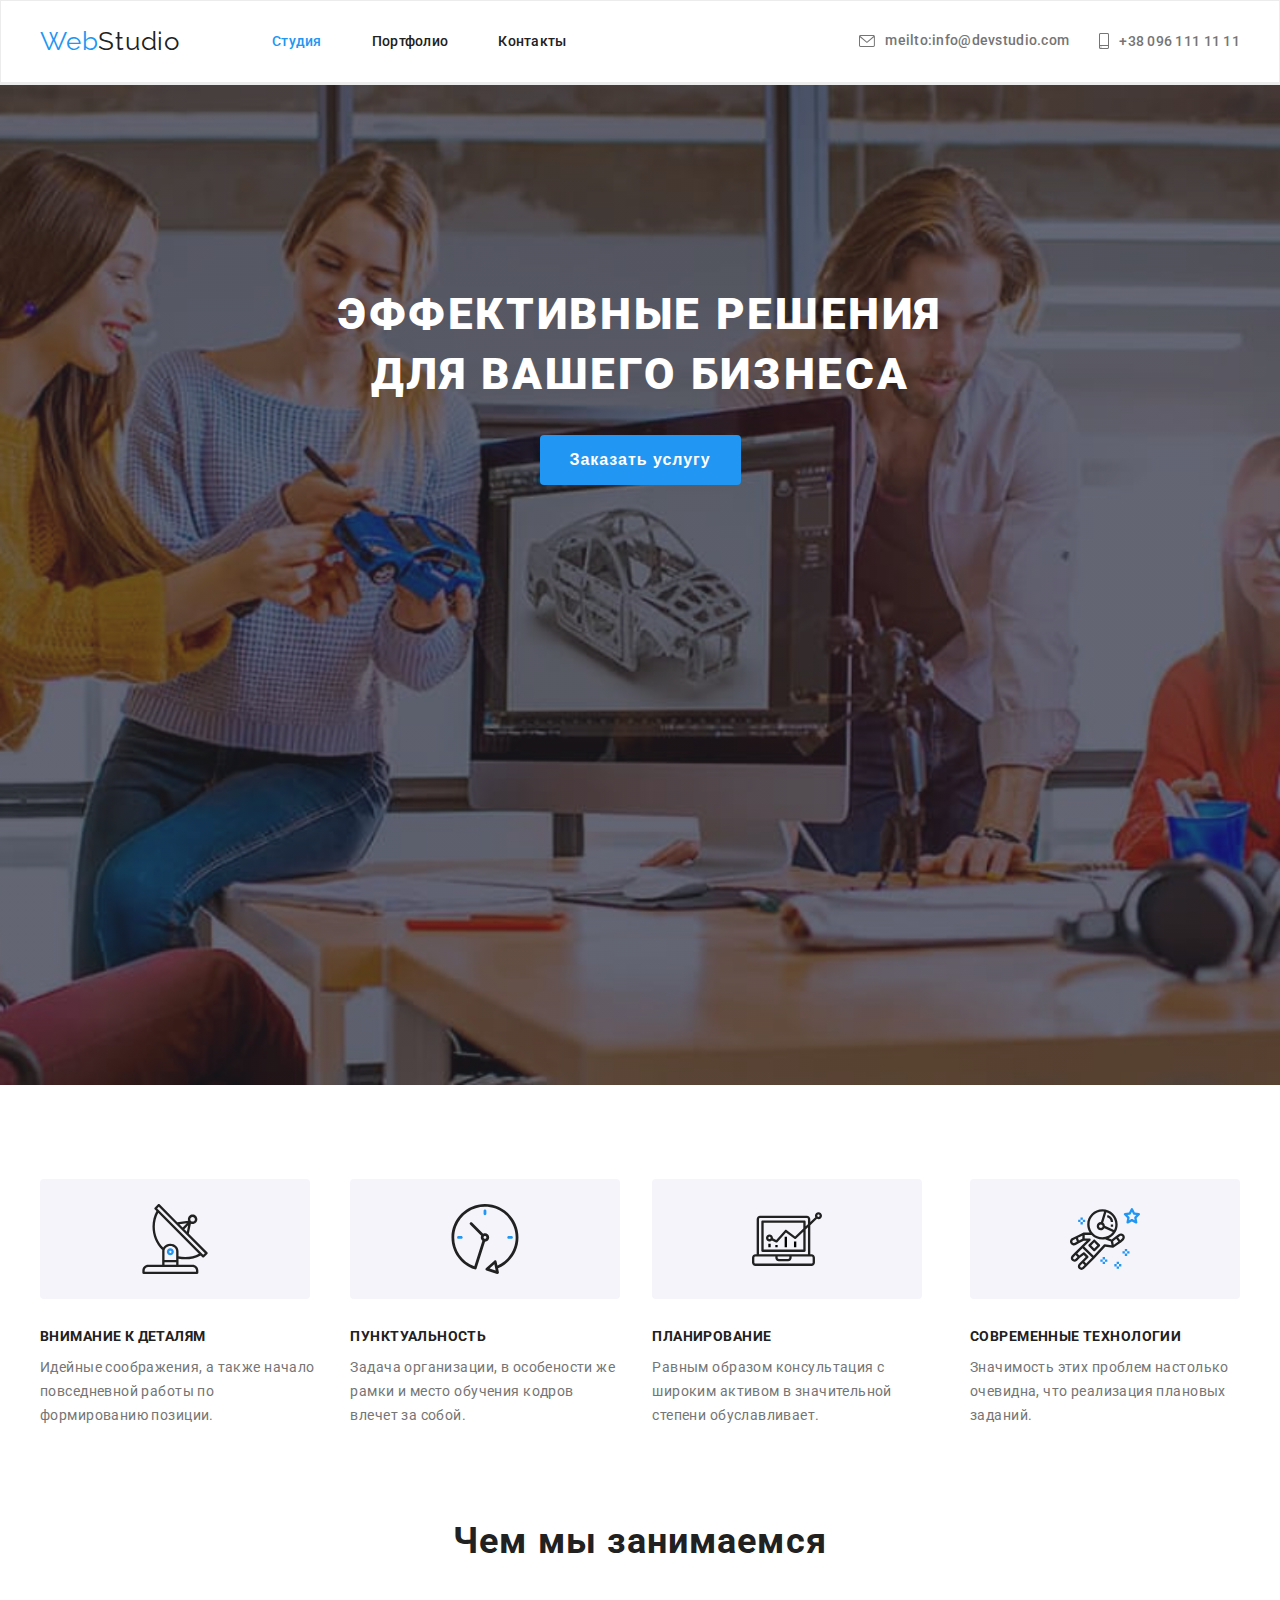
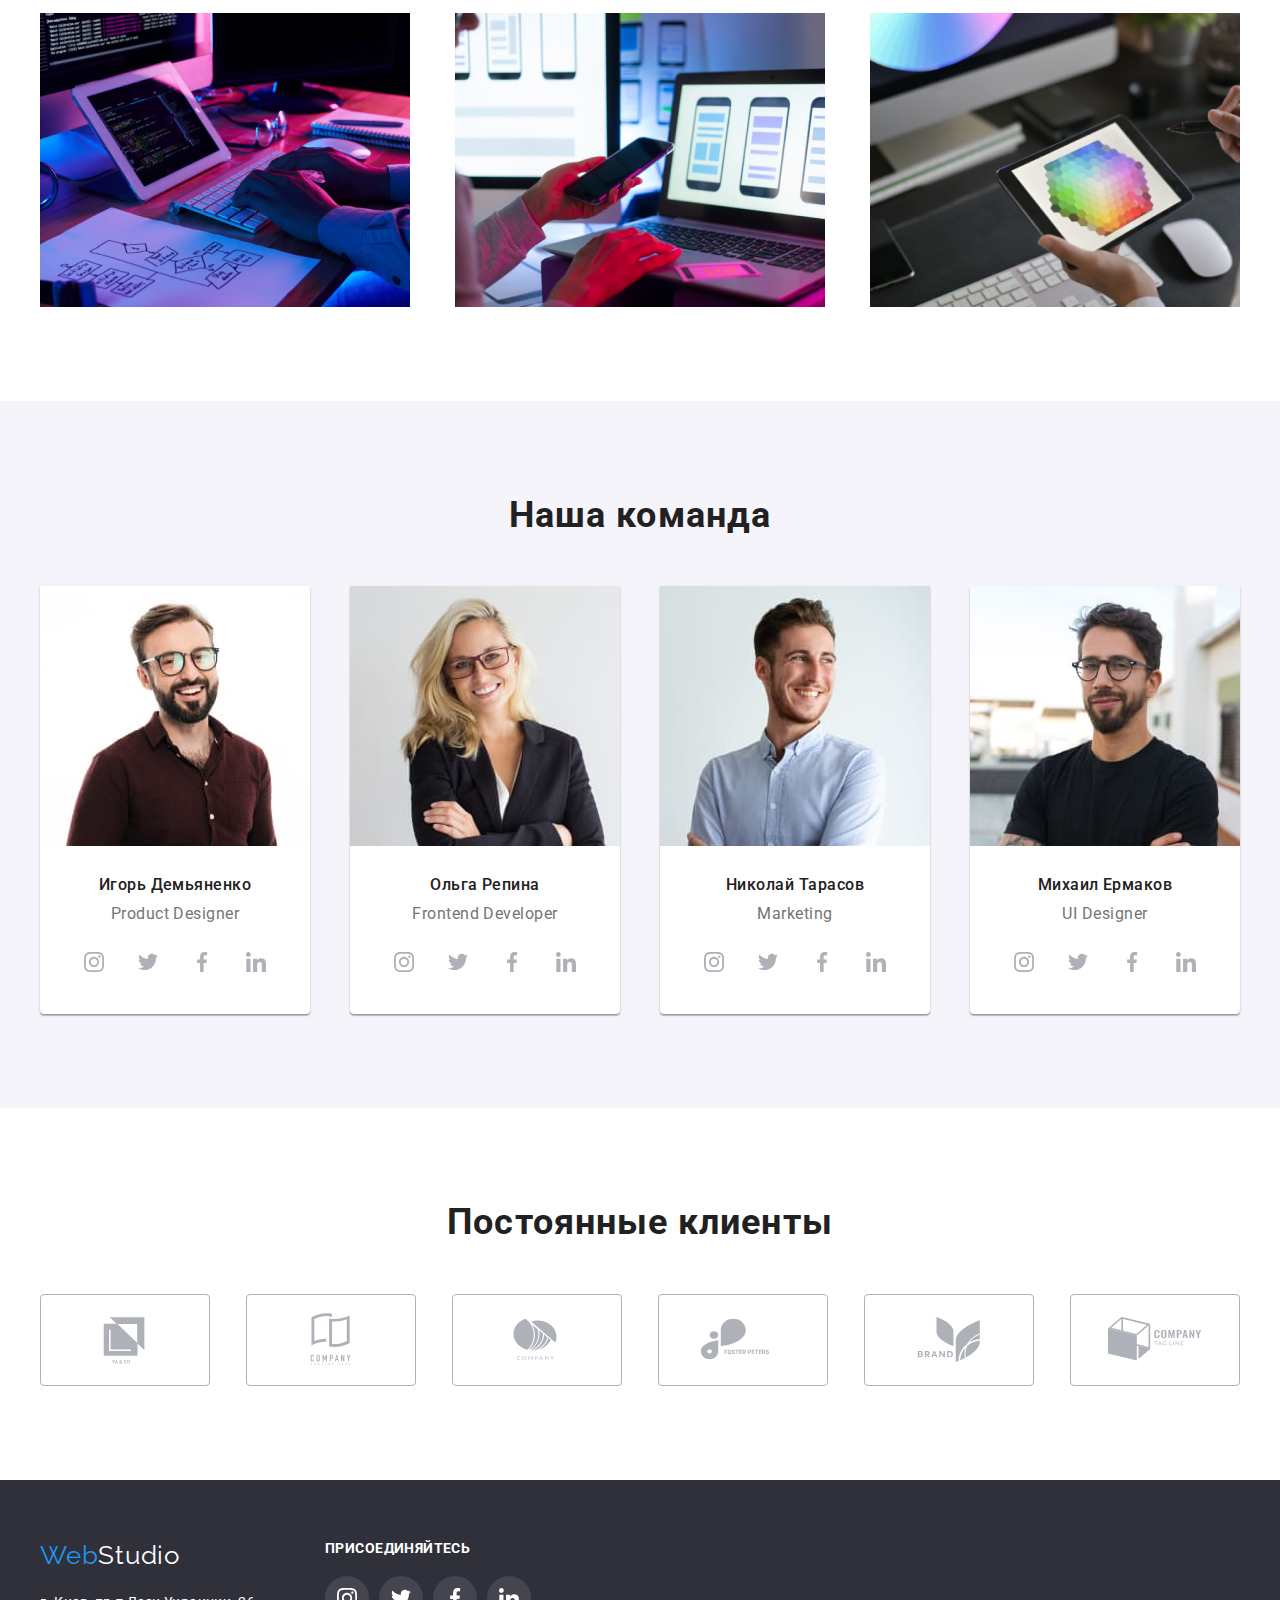
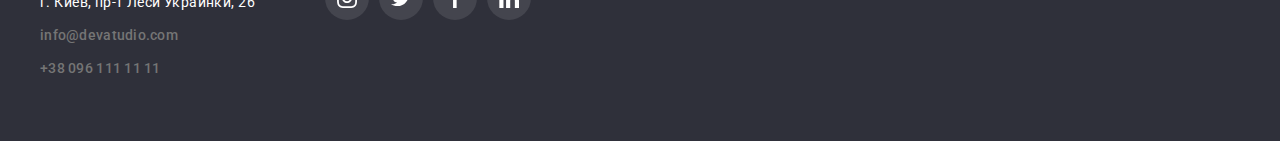
<file: index.html>
<!DOCTYPE html>
<html lang="ru">
  <head>
    <meta charset="UTF-8" />
    <meta http-equiv="X-UA-Compatible" content="IE=edge" />
    <meta name="viewport" content="width=device-width, initial-scale=1.0" />
    <title>Document</title>
    <link rel="preconnect" href="https://fonts.googleapis.com" />
    <link rel="preconnect" href="https://fonts.gstatic.com" crossorigin />
    <link
      href="https://fonts.googleapis.com/css2?family=Raleway:wght@700&family=Roboto:wght@400;500;700;900&display=swap"
      rel="stylesheet"
    />
    <link
      rel="stylesheet"
      href="https://cdnjs.cloudflare.com/ajax/libs/modern-normalize/1.1.0/modern-normalize.min.css"
      integrity="sha512-wpPYUAdjBVSE4KJnH1VR1HeZfpl1ub8YT/NKx4PuQ5NmX2tKuGu6U/JRp5y+Y8XG2tV+wKQpNHVUX03MfMFn9Q=="
      crossorigin="anonymous"
      referrerpolicy="no-referrer"
    />
    <link rel="stylesheet" href="./css/styles.css" />
  </head>
  <!--Шапка сайту-->
  <body>
    <header class="page-header">
      <div class="container header-container">
        <nav class="header-nav">
          <a class="logo header-logo" href="./index.html"
            ><span class="colortext">Web</span>Studio</a
          >
          <ul class="site-nav">
            <li class="header-link">
              <a class="link site-link" href="./index.html">Студия</a>
            </li>
            <li class="header-link">
              <a class="link" href="./portfolio.html">Портфолио</a>
            </li>
            <li class="header-link">
              <a class="link" href="">Контакты</a>
            </li>
          </ul>
        </nav>
        <ul class="header-contacts">
          <li>
            <a class="contacts contacts-link" href="meilto:info@devstudio.com">
              <svg class="contacts-icon" width="16" height="12">
                <use href="./images/sprite.svg#icon-envelope"></use>
              </svg>
              meilto:info@devstudio.com
            </a>
          </li>
          <li>
            <a class="contacts contacts-tel" href="tel:+380961111111">
              <svg class="contacts-icon" width="10" height="16">
                <use href="./images/sprite.svg#icon-smartphone"></use>
              </svg>
              +38 096 111 11 11
            </a>
          </li>
        </ul>
      </div>
    </header>
    <div class="border"></div>
    <!--Головне сторінки-->
    <main>
      <section class="hero hero-color">
        <div class="container">
          <h1 class="hero-title hero-right">
            Эффективные решения<br />для вашего бизнеса
          </h1>
          <button class="button-hero" type="button">Заказать услугу</button>
        </div>
      </section>

      <!--Розмітка-->
      <section class="section features">
        <div class="container">
          <ul class="section-text">
            <li class="list-text">
              <a class="card-link"
                ><svg width="70" height="70">
                  <use href="./images/sprite.svg#icon-antenna-1"></use>
                </svg>
              </a>
              <h3 class="section-subtitle">Внимание к деталям</h3>
              <p class="desc">
                Идейные соображения, а также начало повседневной работы по
                формированию позиции.
              </p>
            </li>
            <li class="list-text">
              <a class="card-link"
                ><svg width="70" height="70">
                  <use href="./images/sprite.svg#icon-clock-2"></use>
                </svg>
              </a>
              <h3 class="section-subtitle">Пунктуальность</h3>
              <p class="desc">
                Задача организации, в особености же рамки и место обучения
                кодров влечет за собой.
              </p>
            </li>
            <li class="list-text">
              <a class="card-link"
                ><svg width="70" height="70">
                  <use href="./images/sprite.svg#icon-diagram-3"></use>
                </svg>
              </a>
              <h3 class="section-subtitle">Планирование</h3>
              <p class="desc">
                Равным образом консультация с широким активом в значительной
                степени обуславливает.
              </p>
            </li>
            <li class="list-text">
              <a class="card-link"
                ><svg width="70" height="70">
                  <use href="./images/sprite.svg#icon-astronaut-4"></use>
                </svg>
              </a>
              <h3 class="section-subtitle">Современные технологии</h3>
              <p class="desc">
                Значимость этих проблем настолько очевидна, что реализация
                плановых заданий.
              </p>
            </li>
          </ul>
        </div>
      </section>
      <!--Чем ми займаємось-->

      <section class="section">
        <div class="container">
          <h2 class="section-photo">Чем мы занимаемся</h2>
          <ul class="item-photo">
            <li>
              <img
                src="./images/photo1.jpg"
                alt="фото1"
                width="370"
                height="294"
              />
            </li>
            <li>
              <img
                src="./images/photo2.jpg"
                alt="фото2"
                width="370"
                height="294"
              />
            </li>
            <li>
              <img
                src="./images/photo3.jpg"
                alt="фото3"
                width="370"
                height="294"
              />
            </li>
          </ul>
        </div>
      </section>

      <!--Наша команда-->
      <section class="section section-team">
        <div class="container">
          <h2 class="section-photo heading-photo">Наша команда</h2>
          <ul class="item-photo">
            <li class="profession-photo">
              <img src="./images/img1.jpg" alt="команда" width="270" />
              <div class="wrapper">
                <h3 class="photo">Игорь Демьяненко</h3>
                <p class="profession">Product Designer</p>
                <ul class="social-item social-list">
                  <li class="social-item">
                    <a href="" class="social-link"
                      ><svg class="social-icon" width="20" height="20">
                        <use href="./images/sprite.svg#icon-instagram-1"></use>
                      </svg>
                    </a>
                  </li>
                  <li class="social-item">
                    <a href="" class="social-link"
                      ><svg class="social-icon" width="20" height="20">
                        <use href="./images/sprite.svg#icon-twitter-2"></use>
                      </svg>
                    </a>
                  </li>
                  <li class="social-item">
                    <a href="" class="social-link"
                      ><svg class="social-icon" width="20" height="20">
                        <use href="./images/sprite.svg#icon-facebook-3"></use>
                      </svg>
                    </a>
                  </li>
                  <li class="social-item">
                    <a href="" class="social-link"
                      ><svg class="social-icon" width="20" height="20">
                        <use href="./images/sprite.svg#icon-linkedin-4"></use>
                      </svg>
                    </a>
                  </li>
                </ul>
              </div>
            </li>

            <li class="profession-photo">
              <img src="./images/img2.jpg" alt="команда" width="270" />
              <div class="wrapper">
                <h3 class="photo">Ольга Репина</h3>
                <p class="profession">Frontend Developer</p>
                <ul class="social-item social-list">
                  <li class="social-item">
                    <a href="" class="social-link"
                      ><svg class="social-icon" width="20" height="20">
                        <use href="./images/sprite.svg#icon-instagram-1"></use>
                      </svg>
                    </a>
                  </li>
                  <li class="social-item">
                    <a href="" class="social-link"
                      ><svg class="social-icon" width="20" height="20">
                        <use href="./images/sprite.svg#icon-twitter-2"></use>
                      </svg>
                    </a>
                  </li>
                  <li class="social-item">
                    <a href="" class="social-link"
                      ><svg class="social-icon" width="20" height="20">
                        <use href="./images/sprite.svg#icon-facebook-3"></use>
                      </svg>
                    </a>
                  </li>
                  <li class="social-item">
                    <a href="" class="social-link"
                      ><svg class="social-icon" width="20" height="20">
                        <use href="./images/sprite.svg#icon-linkedin-4"></use>
                      </svg>
                    </a>
                  </li>
                </ul>
              </div>
            </li>

            <li class="profession-photo">
              <img src="./images/img3.jpg" alt="команда" width="270" />
              <div class="wrapper">
                <h3 class="photo">Николай Тарасов</h3>
                <p class="profession">Marketing</p>
                <ul class="social-item social-list">
                  <li class="social-item">
                    <a href="" class="social-link"
                      ><svg class="social-icon" width="20" height="20">
                        <use href="./images/sprite.svg#icon-instagram-1"></use>
                      </svg>
                    </a>
                  </li>
                  <li class="social-item">
                    <a href="" class="social-link"
                      ><svg class="social-icon" width="20" height="20">
                        <use href="./images/sprite.svg#icon-twitter-2"></use>
                      </svg>
                    </a>
                  </li>
                  <li class="social-item">
                    <a href="" class="social-link"
                      ><svg class="social-icon" width="20" height="20">
                        <use href="./images/sprite.svg#icon-facebook-3"></use>
                      </svg>
                    </a>
                  </li>
                  <li class="social-item">
                    <a href="" class="social-link"
                      ><svg class="social-icon" width="20" height="20">
                        <use href="./images/sprite.svg#icon-linkedin-4"></use>
                      </svg>
                    </a>
                  </li>
                </ul>
              </div>
            </li>

            <li class="profession-photo">
              <img src="images/img4.jpg" alt="команда" width="270" />
              <div class="wrapper">
                <h3 class="photo">Михаил Ермаков</h3>
                <p class="profession">UI Designer</p>
                <ul class="social-item social-list">
                  <li class="social-item">
                    <a href="" class="social-link"
                      ><svg class="social-icon" width="20" height="20">
                        <use href="./images/sprite.svg#icon-instagram-1"></use>
                      </svg>
                    </a>
                  </li>
                  <li class="social-item">
                    <a href="" class="social-link"
                      ><svg class="social-icon" width="20" height="20">
                        <use href="./images/sprite.svg#icon-twitter-2"></use>
                      </svg>
                    </a>
                  </li>
                  <li class="social-item">
                    <a href="" class="social-link"
                      ><svg class="social-icon" width="20" height="20">
                        <use href="./images/sprite.svg#icon-facebook-3"></use>
                      </svg>
                    </a>
                  </li>
                  <li class="social-item">
                    <a href="" class="social-link"
                      ><svg class="social-icon" width="20" height="20">
                        <use href="./images/sprite.svg#icon-linkedin-4"></use>
                      </svg>
                    </a>
                  </li>
                </ul>
              </div>
            </li>
          </ul>
        </div>
      </section>
      <section class="section section-client">
        <div class="container">
          <h2 class="sc-client">Постоянные клиенты</h2>
          <ul class="client-link">
            <li class="client">
              <a href="" class="href-client-link"
                ><svg class="client-icon" width="106px" height="60px">
                  <use href="./images/sprite.svg#icon-Logo1"></use>
                </svg>
              </a>
            </li>

            <li class="client">
              <a href="" class="href-client-link"
                ><svg class="client-icon" width="106px" height="60px">
                  <use href="./images/sprite.svg#icon-Logo-2"></use>
                </svg>
              </a>
            </li>

            <li class="client">
              <a href="" class="href-client-link"
                ><svg class="client-icon" width="106px" height="60px">
                  <use href="./images/sprite.svg#icon-Logo-3"></use>
                </svg>
              </a>
            </li>

            <li class="client vhref-client-link">
              <a href="" class="href-client-link"
                ><svg class="client-icon" width="106px" height="60px">
                  <use href="./images/sprite.svg#icon-Logo-4"></use>
                </svg>
              </a>
            </li>

            <li class="client">
              <a href="" class="href-client-link"
                ><svg class="client-icon" width="106px" height="60px">
                  <use href="./images/sprite.svg#icon-Logo-5"></use>
                </svg>
              </a>
            </li>

            <li class="client">
              <a href="" class="href-client-link"
                ><svg class="client-icon" width="106px" height="60px">
                  <use href="./images/sprite.svg#icon-Logo-6"></use>
                </svg>
              </a>
            </li>
          </ul>
        </div>
      </section>
    </main>
    <!--Футер-->
    <footer class="footer">
      <div class="container footer-link">
        <div class="footer-container">
          <a class="logo-footer" href="./index.html"
            ><span class="colortext">Web</span>Studio</a
          >
          <address class="address">
            <ul>
              <li class="footer-mil">
                <p class="address-footer">г. Киев, пр-т Леси Украинки, 26</p>
              </li>

              <li class="footer-mil">
                <a class="contacts" href="meilto:info@devstudio.com"
                  >info@devatudio.com</a
                >
              </li>

              <li class="footer-tel">
                <a class="contacts" href="tel:+380961111111"
                  >+38 096 111 11 11</a
                >
              </li>
            </ul>
          </address>
        </div>
        <div class="social">
          <h3 class="social-title">присоединяйтесь</h3>
          <ul class="footer-social">
            <li>
              <a href="" class="ft-social-link"
                ><svg class="footer-social-icon" width="20" height="20">
                  <use href="./images/sprite.svg#icon-instagram-1"></use>
                </svg>
              </a>
            </li>
            <li>
              <a href="" class="ft-social-link"
                ><svg class="footer-social-icon" width="20" height="20">
                  <use href="./images/sprite.svg#icon-twitter-2"></use>
                </svg>
              </a>
            </li>
            <li>
              <a href="" class="ft-social-link"
                ><svg class="footer-social-icon" width="20" height="20">
                  <use href="./images/sprite.svg#icon-facebook-3"></use>
                </svg>
              </a>
            </li>
            <li>
              <a href="" class="ft-social-link"
                ><svg class="footer-social-icon" width="20" height="20">
                  <use href="./images/sprite.svg#icon-linkedin-4"></use>
                </svg>
              </a>
            </li>
          </ul>
        </div>
      </div>
    </footer>
  </body>
</html>
</file>
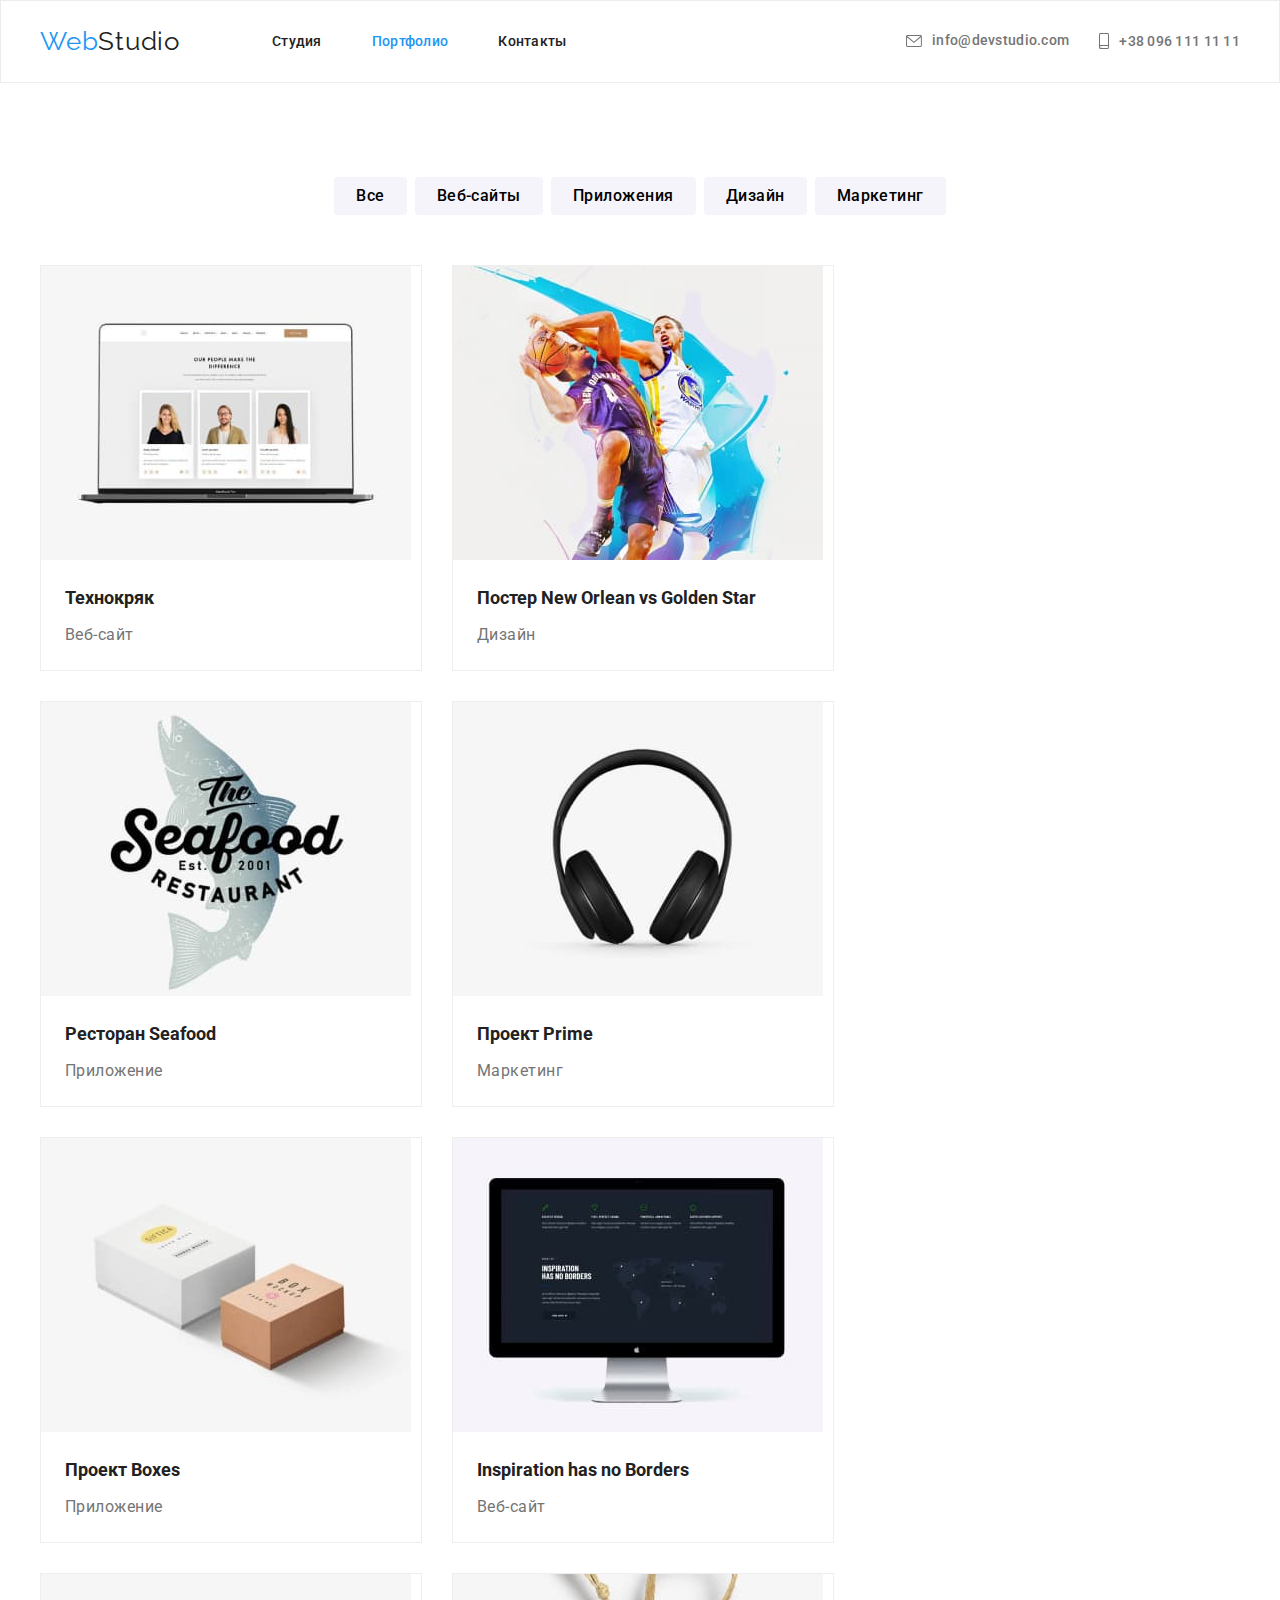
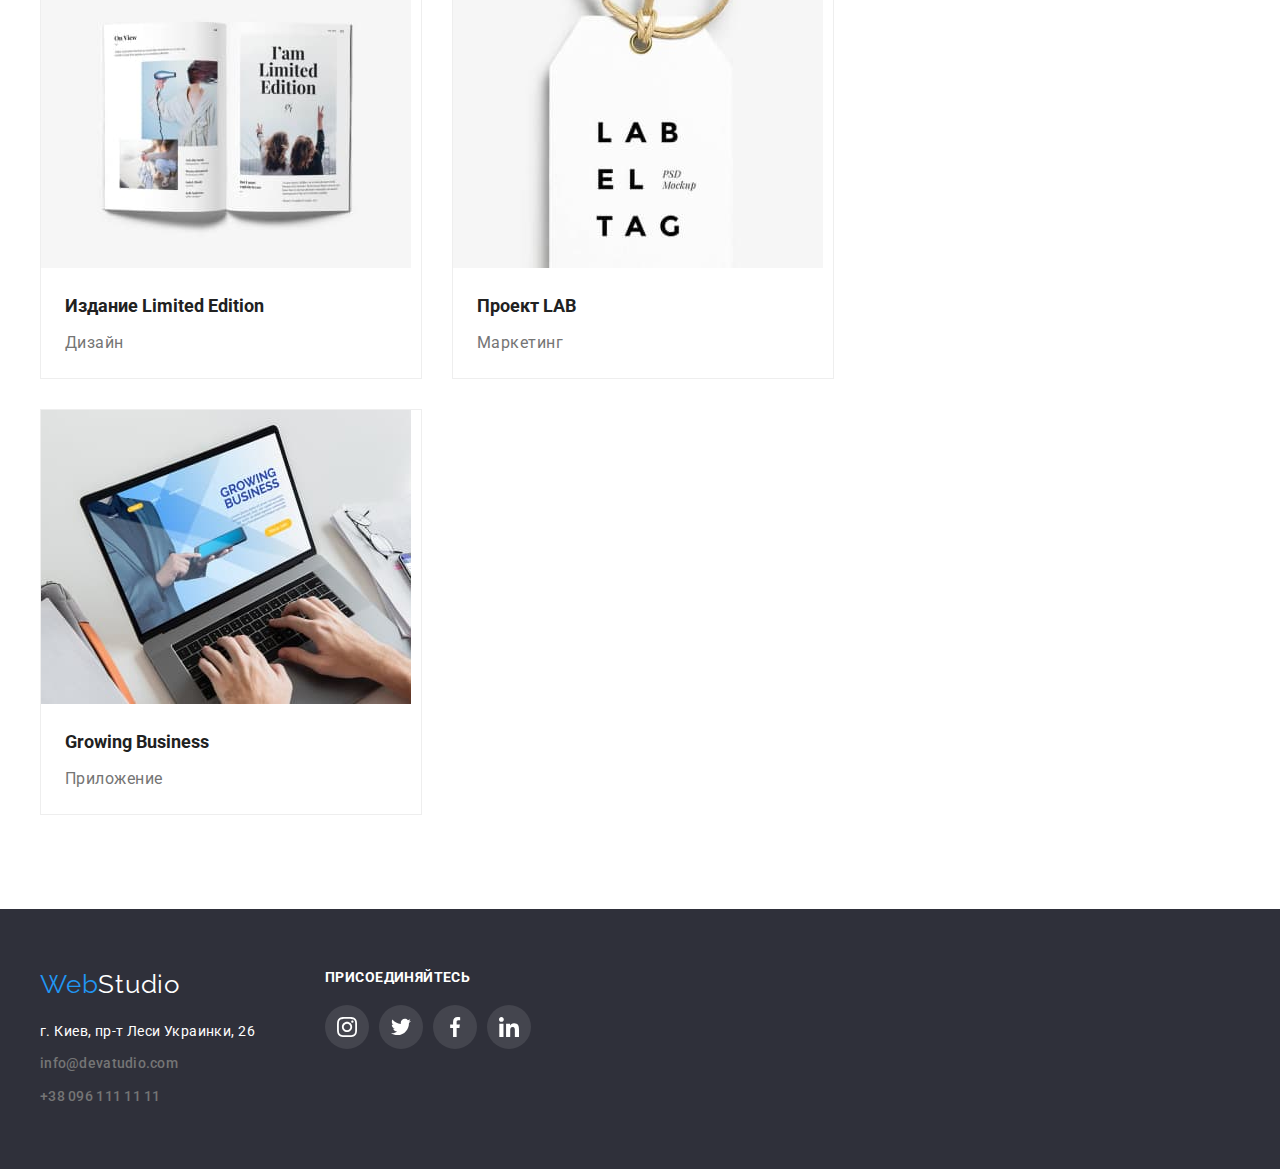
<file: portfolio.html>
<!DOCTYPE html>
<html lang="ru">
  <head>
    <meta charset="UTF-8" />
    <meta http-equiv="X-UA-Compatible" content="IE=edge" />
    <meta name="viewport" content="width=device-width, initial-scale=1.0" />
    <title>Document</title>
    <link rel="preconnect" href="https://fonts.googleapis.com" />
    <link rel="preconnect" href="https://fonts.gstatic.com" crossorigin />
    <link
      href="https://fonts.googleapis.com/css2?family=Raleway:wght@700&family=Roboto:wght@400;500;700;900&display=swap"
      rel="stylesheet"
    />
    <link
      rel="stylesheet"
      href="https://cdnjs.cloudflare.com/ajax/libs/modern-normalize/1.1.0/modern-normalize.min.css"
      integrity="sha512-wpPYUAdjBVSE4KJnH1VR1HeZfpl1ub8YT/NKx4PuQ5NmX2tKuGu6U/JRp5y+Y8XG2tV+wKQpNHVUX03MfMFn9Q=="
      crossorigin="anonymous"
      referrerpolicy="no-referrer"
    />
    <link rel="stylesheet" href="./css/styles.css" />
  </head>
  <!--Шапка сайту-->
  <body>
    <header class="page-header">
      <div class="container header-container">
        <nav class="header-nav">
          <a class="logo header-logo" href="./index.html"
            ><span class="colortext">Web</span>Studio</a
          >
          <ul class="site-nav">
            <li class="header-link">
              <a class="link" href="./index.html">Студия</a>
            </li>
            <li class="header-link">
              <a class="link site-link" href="./portfolio.html">Портфолио</a>
            </li>
            <li class="header-link">
              <a class="link" href="">Контакты</a>
            </li>
          </ul>
        </nav>
        <ul class="header-contacts">
          <li>
            <a class="contacts contacts-link" href="meilto:info@devstudio.com">
              <svg class="contacts-icon" width="16" height="12">
                <use href="./images/sprite.svg#icon-envelope"></use>
              </svg>
              info@devstudio.com
            </a>
          </li>
          <li>
            <a class="contacts contacts-tel" href="tel:+380961111111">
              <svg class="contacts-icon" width="10" height="16">
                <use href="./images/sprite.svg#icon-smartphone"></use>
              </svg>
              +38 096 111 11 11
            </a>
          </li>
        </ul>
      </div>
    </header>
    <main>
      <section class="section">
        <div class="container">
          <ul class="button-nf">
            <li class="button-mr">
              <button class="button" type="button">Все</button>
            </li>
            <li class="button-mr">
              <button class="button" type="button">Веб-сайты</button>
            </li>
            <li class="button-mr">
              <button class="button" type="button">Приложения</button>
            </li>
            <li class="button-mr">
              <button class="button" type="button">Дизайн</button>
            </li>
            <li class="button-mr">
              <button class="button" type="button">Маркетинг</button>
            </li>
          </ul>

          <ul class="list project-list">
            <li class="project">
              <img src="./images/project1.jpg" alt="Веб-сайт" width="370" />
              <div class="wrapper-text">
                <h3 class="section-title">Технокряк</h3>
                <p class="text">Веб-сайт</p>
              </div>
            </li>

            <li class="project">
              <img src="./images/project2.jpg" alt="Веб-сайт" width="370" />
              <div class="wrapper-text">
                <h3 class="section-title">Постер New Orlean vs Golden Star</h3>
                <p class="text">Дизайн</p>
              </div>
            </li>

            <li class="project">
              <img src="./images/project3.jpg" alt="Веб-сайт" width="370" />
              <div class="wrapper-text">
                <h3 class="section-title">Ресторан Seafood</h3>
                <p class="text">Приложение</p>
              </div>
            </li>

            <li class="project">
              <img src="./images/project4.jpg" alt="Веб-сайт" width="370" />
              <div class="wrapper-text">
                <h3 class="section-title">Проект Prime</h3>
                <p class="text">Маркетинг</p>
              </div>
            </li>

            <li class="project">
              <img src="./images/project5.jpg" alt="Веб-сайт" width="370" />
              <div class="wrapper-text">
                <h3 class="section-title">Проект Boxes</h3>
                <p class="text">Приложение</p>
              </div>
            </li>

            <li class="project">
              <img src="./images/project6.jpg" alt="Веб-сайт" width="370" />
              <div class="wrapper-text">
                <h3 class="section-title">Inspiration has no Borders</h3>
                <p class="text">Веб-сайт</p>
              </div>
            </li>

            <li class="project">
              <img src="./images/project7.jpg" alt="Веб-сайт" width="370" />
              <div class="wrapper-text">
                <h3 class="section-title">Издание Limited Edition</h3>
                <p class="text">Дизайн</p>
              </div>
            </li>

            <li class="project">
              <img src="./images/project8.jpg" alt="Веб-сайт" width="370" />
              <div class="wrapper-text">
                <h3 class="section-title">Проект LAB</h3>
                <p class="text">Маркетинг</p>
              </div>
            </li>

            <li class="project">
              <img src="./images/project9.jpg" alt="Веб-сайт" width="370" />
              <div class="wrapper-text">
                <h3 class="section-title">Growing Business</h3>
                <p class="text">Приложение</p>
              </div>
            </li>
          </ul>
        </div>
      </section>
    </main>
    <!--Футер-->
    <footer class="footer">
      <div class="container footer-link">
        <div class="footer-container">
          <a class="logo-footer" href="./index.html"
            ><span class="colortext">Web</span>Studio</a
          >
          <address class="address">
            <ul>
              <li class="footer-mil">
                <p class="address-footer">г. Киев, пр-т Леси Украинки, 26</p>
              </li>

              <li class="footer-mil">
                <a class="contacts" href="meilto:info@devstudio.com"
                  >info@devatudio.com</a
                >
              </li>

              <li class="footer-tel">
                <a class="contacts" href="tel:+380961111111"
                  >+38 096 111 11 11</a
                >
              </li>
            </ul>
          </address>
        </div>
        <div class="social">
          <h3 class="social-title">присоединяйтесь</h3>
          <ul class="footer-social">
            <li>
              <a href="" class="ft-social-link"
                ><svg class="footer-social-icon" width="20" height="20">
                  <use href="./images/sprite.svg#icon-instagram-1"></use>
                </svg>
              </a>
            </li>
            <li>
              <a href="" class="ft-social-link"
                ><svg class="footer-social-icon" width="20" height="20">
                  <use href="./images/sprite.svg#icon-twitter-2"></use>
                </svg>
              </a>
            </li>
            <li>
              <a href="" class="ft-social-link"
                ><svg class="footer-social-icon" width="20" height="20">
                  <use href="./images/sprite.svg#icon-facebook-3"></use>
                </svg>
              </a>
            </li>
            <li>
              <a href="" class="ft-social-link"
                ><svg class="footer-social-icon" width="20" height="20">
                  <use href="./images/sprite.svg#icon-linkedin-4"></use>
                </svg>
              </a>
            </li>
          </ul>
        </div>
      </div>
    </footer>
  </body>
</html>
</file>
<file: css/styles.css>
body {
  font-family: "Roboto", sans-serif;
  color: var(--primery-text-color);
  line-height: 1.5;
  margin: 0;
}

:root {
  --blue: #2196f3;
  --grey: #757575;
  --blue-button: #188ce8;
  --primery-text-color: #212121;
  --white-color: #ffffff;
  --dark-grey: #2f303a;
  --bg-ylight-gra: #f5f4fa;
  --border-light-gra: #ececec;
  --grayish-blue: #afb1b8;
}

.colortext {
  color: var(--blue);
}

p,
ul,
h1,
h2,
h3,
h4,
h5,
h6 {
  margin: 0;
  padding: 0;
}

ul {
  list-style: none;
}

img {
  display: block;
  max-width: 100%;
}

.page-header {
  background-color: var(--white-color);
  border: 1px solid var(--border-light-gra);
}

.border {
  border: 1px solid var(--border-light-gra);
}
.section {
  padding-top: 94px;
  padding-bottom: 94px;
}

.container {
  width: 1200px;
  padding-left: 15px;
  padding-right: 15px;
  margin: 0 auto;
}
/*------------header-------------*/

.header-nav {
  display: flex;
  align-items: center;
}

.site-nav {
  display: flex;
}

.header-link:not(:last-child) {
  margin-right: 50px;
}
.header-contacts {
  list-style: none;
  margin-left: auto;
  display: flex;
}

.header-container {
  display: flex;
  align-items: center;
}
.header-logo {
  padding-bottom: 25px;
  padding-top: 25px;
}

.site-nav .site-link {
  color: var(--blue);
}

.logo {
  text-transform: capitalize;
  font-family: "Raleway", sans-serif;
  font-size: 26px;
  line-height: 1.19em;
  color: var(--primery-text-color);
  text-decoration: none;
  letter-spacing: 0.03em;
  margin-right: 92px;
}

.link {
  color: var(--primery-text-color);
  text-decoration: none;
  font-weight: 500;
  font-size: 14px;
  line-height: 1.14em;
  letter-spacing: 0.02em;
}

.site-nav .link:hover,
.site-nav .link:focus {
  color: var(--blue);
}

.contacts {
  color: var(--grey);
  font-weight: 500;
  font-size: 14px;
  line-height: 1.1em;
  text-decoration: none;
  font-style: normal;
  letter-spacing: 0.02em;
}
.contacts:hover,
.contacts:focus {
  color: var(--blue);
}
.contacts:hover .contacts-icon,
.contacts:focus .contacts-icon {
  fill: var(--blue);
}

.contacts-icon {
  margin-right: 10px;
  fill: var(--grey);
  align-items: center;
}

.contacts-link {
  margin-right: 30px;
  display: flex;
  align-items: center;
}

.contacts-tel {
  display: flex;
  align-items: center;
}

/* ------------Hero--------------- */

.hero {
  text-align: center;
}
.hero-right {
  min-width: 696px;
  height: 120px;
}

.hero-color {
  max-width: 1600px;
  min-height: 600px;
  margin-left: auto;
  margin-right: auto;
  padding-bottom: 200px;
  padding-top: 200px;
  background-color: var(--dark-grey);
  background-image: linear-gradient(
      rgba(47, 48, 58, 0.4),
      rgba(47, 48, 58, 0.4)
    ),
    url("../images/hero1.jpg");
  background-repeat: no-repeat;
  background-size: cover;
  background-position: center;
}

.hero-title {
  color: var(--white-color);
  font-weight: 900;
  font-size: 44px;
  line-height: 1.36em;
  letter-spacing: 0.06em;
  text-transform: uppercase;
  margin-bottom: 30px;
}

.button {
  background-color: var(--bg-ylight-gra);
  cursor: pointer;
  border: none;
  font-family: inherit;
  font-weight: 500;
  font-size: 16px;
  line-height: 1.6em;
  letter-spacing: 0.03em;
  padding: 6px 22px;
  border-radius: 4px;
}
.button:hover,
.button:focus {
  background-color: var(--blue);
  color: var(--white-color);
  box-shadow: 0px 3px 1px rgba(0, 0, 0, 0.1), 0px 1px 2px rgba(0, 0, 0, 0.08),
    0px 2px 2px rgba(0, 0, 0, 0.12);
}

.button-hero {
  background-color: var(--blue);
  color: var(--white-color);
  border: none;
  cursor: pointer;
  font-weight: 700;
  font-size: 16px;
  line-height: 1.875em;
  letter-spacing: 0.06em;
  border-radius: 4px;
  padding: 10px 30px;
}

.button-hero:hover,
.button-hero:focus {
  background-color: var(--blue-button);
}

.list-text:not(:last-child) {
  margin-right: 30px;
}

.card-link {
  width: 270px;
  height: 120px;
  border-radius: 4px;
  background-color: var(--bg-ylight-gra);
  display: flex;
  align-items: center;
  justify-content: center;
  margin-bottom: 30px;
}

.section-subtitle {
  font-weight: 700;
  font-size: 14px;
  line-height: 1.14em;
  letter-spacing: 0.03em;
  text-transform: uppercase;
  color: var(--primery-text-color);
  margin-bottom: 10px;
}

/*---------section-photo-------*/

.section-photo {
  font-weight: 700;
  font-size: 36px;
  line-height: 1.16em;
  letter-spacing: 0.03em;
  text-align: center;
  margin-bottom: 50px;
  padding-top: 0;
}
.profession-photo {
  border-radius: 0px 0px 4px 4px;
  background-color: var(--white-color);
  text-align: center;
  box-shadow: 0px 1px 3px rgba(0, 0, 0, 0.12), 0px 1px 1px rgba(0, 0, 0, 0.14),
    0px 2px 1px rgba(0, 0, 0, 0.2);
}

.profession {
  color: var(--grey);
  font-size: 16px;
  line-height: 1.18em;
  letter-spacing: 0.03em;
  margin-bottom: 16px;
}

.social-list {
  display: flex;
  justify-content: center;
}

.social-item {
  margin-right: 10px;
}

.social-item:last-child {
  margin-right: 0;
}

.social-link {
  width: 44px;
  height: 44px;
  background-color: var(--white-color);
  border-radius: 50%;
  display: block;
  display: flex;
  align-items: center;
  justify-content: center;
}

.social-link:hover,
.social-link:focus {
  background-color: var(--blue);
}

.social-link:hover .social-icon,
.social-link:focus .social-icon {
  fill: var(--white-color);
}

.social-icon {
  fill: var(--grayish-blue);
}

.href-client-link:hover,
.href-client-link:focus {
  border: 1px solid var(--blue);
  background-color: var(--white-color);
}

.href-client-link:hover .client-icon,
.href-client-link:focus .client-icon {
  fill: var(--blue);
}

.href-client-link {
  fill: var(--grayish-blue);
}

.heading-photo {
  margin-bottom: 50px;
  padding-top: 0;
}

.item-photo {
  display: flex;
  flex-basis: auto;
  justify-content: space-between;
}

.features {
  padding-bottom: 0;
}

.section-text {
  display: flex;
}

.section-client {
  background-color: var(--white-color);
}

.sc-client {
  font-weight: 700;
  font-size: 36px;
  line-height: 1.16em;
  letter-spacing: 0.03em;
  text-align: center;
  margin-bottom: 50px;
}

.client-link {
  display: flex;
  justify-content: space-between;
}

.href-client-link {
  cursor: pointer;
  width: 170px;
  height: 92px;
  background-color: var(--white-color);
  border: 1px solid var(--grayish-blue);
  box-sizing: border-box;
  border-radius: 4px;
  display: flex;
  align-items: center;
  justify-content: center;
}

.client:last-child {
  margin-right: 0;
}

.address {
  font-weight: 400;
  font-size: 14px;
  line-height: 1.71;
}

.desc {
  color: var(--grey);
  font-size: 14px;
  line-height: calc(24 / 14);
  letter-spacing: 0.03em;
}

/*---------- section-team--------*/

.section-team {
  background-color: var(--bg-ylight-gra);
}

.wrapper {
  padding: 30px 0;
}

.photo {
  font-weight: 500;
  font-size: 16px;
  line-height: 1.18em;
  letter-spacing: 0.03em;
  margin-bottom: 10px;
}

.logo-footer {
  color: var(--white-color);
  text-transform: capitalize;
  font-family: Raleway, sans-serif;
  font-size: 26px;
  line-height: 1.19em;
  text-decoration: none;
  letter-spacing: 0.03em;
}

.address-footer {
  color: var(--white-color);
  font-style: normal;
  font-size: 14px;
  line-height: 1.71;
  letter-spacing: 0.03em;
}

.footer {
  background-color: var(--dark-grey);
  padding: 60px 0;
}

.footer-link {
  display: flex;
}

.footer-mil {
  margin-bottom: 9px;
}

.address {
  margin-top: 20px;
  margin-right: 70px;
}

.ft-social-link {
  width: 44px;
  height: 44px;
  background: rgba(255, 255, 255, 0.1);
  border-radius: 50%;
  display: block;
  display: flex;
  align-items: center;
  justify-content: center;
}

.ft-social-link:hover,
.ft-social-link:focus {
  background-color: var(--blue);
}

.footer-social-icon {
  fill: var(--white-color);
}

.social-title {
  font-weight: 700;
  font-size: 14px;
  line-height: calc(16 / 14);
  letter-spacing: 0.03em;
  text-transform: uppercase;
  color: var(--white-color);
}

.footer-social {
  display: flex;
  justify-content: space-between;
  margin-top: 20px;
}

.social {
  width: 206px;
  height: 80px;
}

/*-----------portfolio---------*/

.button-list {
  display: flex;
  align-items: center;
  justify-content: center;
}

.button-nf {
  display: flex;
  align-items: center;
  list-style: none;
  justify-content: center;
  margin-bottom: 50px;
}

.button-mr:not(:last-child) {
  margin-right: 8px;
}

.project {
  flex-basis: calc((100% - 30px * 3) / 3);
  margin-left: 30px;
  margin-top: 30px;
  background: var(--white-color);
  border: 1px solid #eeeeee;
}

.project:hover,
.project:focus {
  box-shadow: 0px 1px 1px rgba(0, 0, 0, 0.12), 0px 4px 4px rgba(0, 0, 0, 0.06),
    1px 4px 6px rgba(0, 0, 0, 0.16);
}

.project-list {
  display: flex;
  flex-wrap: wrap;
  margin-left: -30px;
  margin-top: -30px;
}

.section-title {
  font-weight: 700;
  font-size: 18px;
  line-height: 2em;
  margin-bottom: 4px;
}

.text {
  font-size: 16px;
  line-height: calc(30 / 16);
  letter-spacing: 0.03em;
  color: var(--grey);
}

.wrapper-text {
  padding: 20px 24px 20px 24px;
}
</file>
